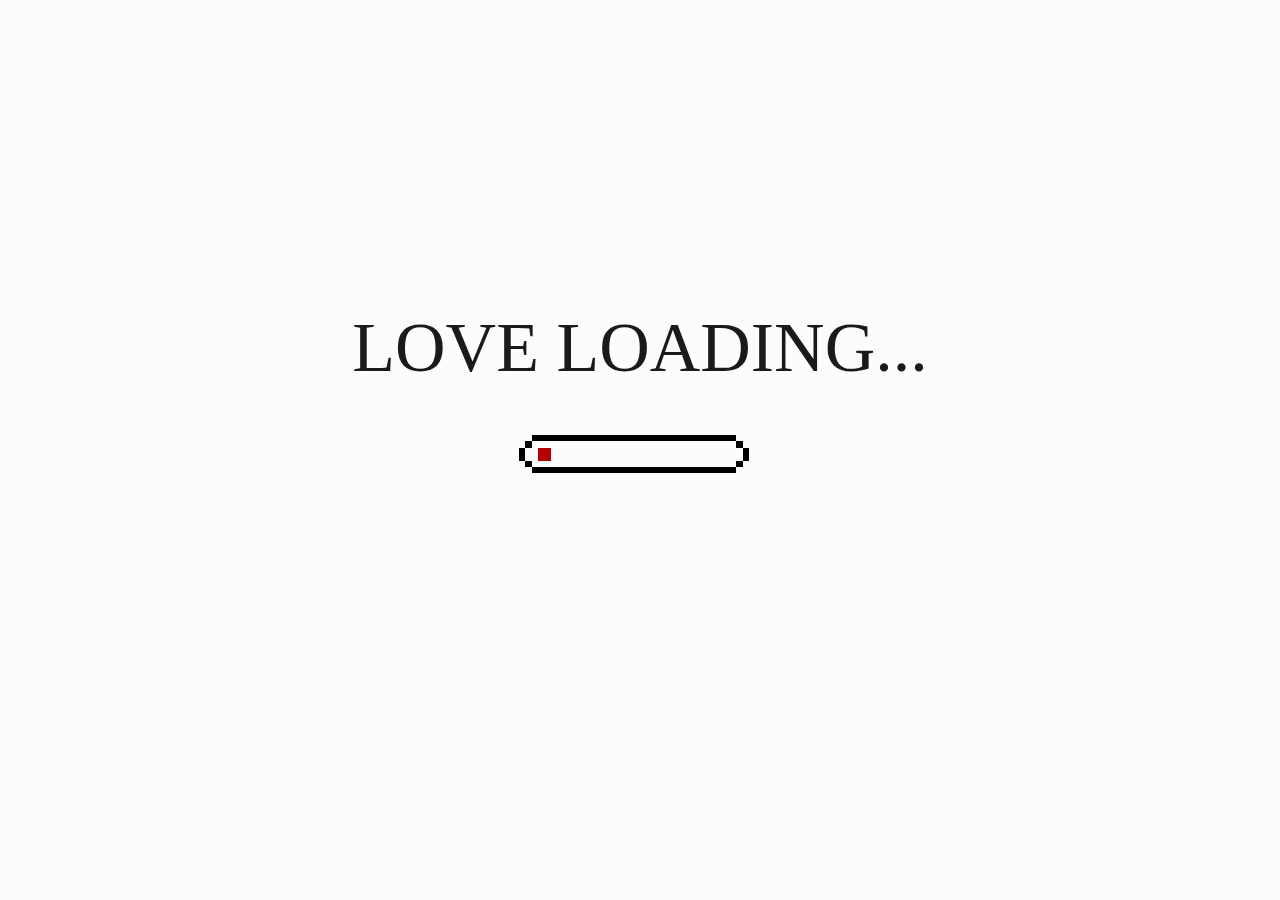
<file: index.html>
<!DOCTYPE html>
<html lang="en">
<head>
    <meta charset="UTF-8">
    <meta name="viewport" content="width=device-width, initial-scale=1.0">
    <title>hi fillip</title>
    <link rel="icon" href="https://img.itch.zone/aW1nLzE2ODQ5NTgucG5n/347x500/grp9WT.png">
    <link rel="stylesheet" href="opening-page.css">
    <link rel="preconnect" href="https://fonts.googleapis.com">
    <link rel="preconnect" href="https://fonts.gstatic.com" crossorigin>
    <link href="https://fonts.googleapis.com/css2?family=Jost:ital,wght@0,400;0,500;0,600;1,500;1,600&display=swap" rel="stylesheet">
</head>
<body>
    <div class="container">
        <a id="next-page" href="welcome-page.html">
            <h1 id="heading">LOVE LOADING...</h1>
        </a>
        <div class="loader-bar">
            <div class="block-border"></div>
            <div class="block-border"></div>
            <div class="block-border"></div>
            <div class="block-border"></div>
            <div class="block-border"></div>
            <div class="block-border"></div>
            <div class="block-border"></div>
            <div class="block-border"></div>
            <div class="block-meter"></div>
            <div class="block-meter"></div>
            <div class="block-meter"></div>
            <div class="block-meter"></div>
            <div class="block-meter"></div>
            <div class="block-meter"></div>
            <div class="block-meter"></div>
            <div class="block-meter"></div>
            <div class="block-meter"></div>
            <div class="block-meter"></div>
        </div>
    </div>
    <script>
        setTimeout(function () {
            var headingElement = document.getElementById("heading");
            heading.innerText = "GO →";
            var loaderBar = document.querySelector('.loader-bar');
            loaderBar.style.display = 'none';
        }, 10300);
    </script>
</body>
</html>
</file>
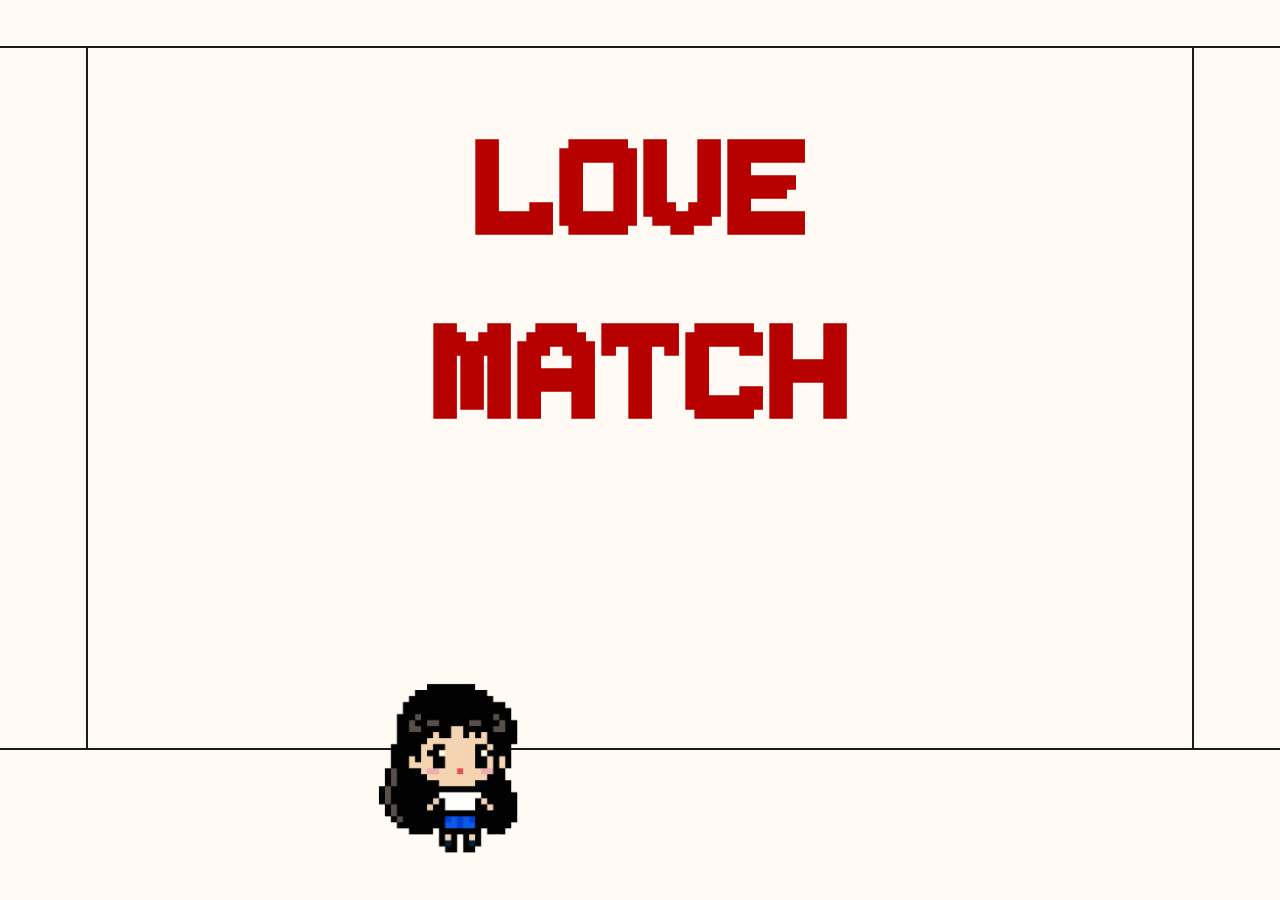
<file: game-landing.html>
<!DOCTYPE html>
<html lang="en">
<head>
    <meta charset="UTF-8">
    <meta name="viewport" content="width=device-width, initial-scale=1.0">
    <title>love match</title>
    <link rel="icon" href="https://img.itch.zone/aW1nLzE2ODQ5NTgucG5n/347x500/grp9WT.png">
    <link rel="stylesheet" href="game-landing.css">
    <link rel="preconnect" href="https://fonts.googleapis.com">
    <link rel="preconnect" href="https://fonts.gstatic.com" crossorigin>
    <link href="https://fonts.googleapis.com/css2?family=Jost:ital,wght@0,400;0,500;0,600;1,500;1,600&display=swap" rel="stylesheet">
</head>
<style>
    @font-face {
        font-family: 'Pixeboy';
        src: url('Pixeboy-z8XGD.ttf');
    }
</style>
<body>
    <div id="top-line"></div>
    <div class="main-container">
        <div id="left-line"></div>
        <div id="mid-container">
            <div class="header-container">
                <h1>love<br>match</h1>
            </div>
            <div class="start-container">
                <a id="start-link" href="game-quiz.html">
                    <h1 id="start-button" style="display: none;">GO!</h1>
                </a>
            </div>
            <div class="sprite-container">
                <img id="me" src="assets/me-icon.png">
                <img id="dialogue-box" src="assets/dialogue-box.gif" style="display: none;">
            </div>
        </div>
        <div id="right-line"></div>
    </div>
    <div id="bottom-line"></div>
</body>
<script>
    setTimeout(function () {
        var dialog = document.getElementById('dialogue-box');
        dialog.style.display = 'inline';
    }, 900);
    setTimeout(function () {
        var char = document.getElementById('me');
        var dialogue = document.getElementById('dialogue-box');
        var go = document.getElementById('start-button');
        char.style.display = 'none';
        dialogue.style.display = 'none';
        go.style.display = 'block';

    },6000);

</script>
</html>
</file>
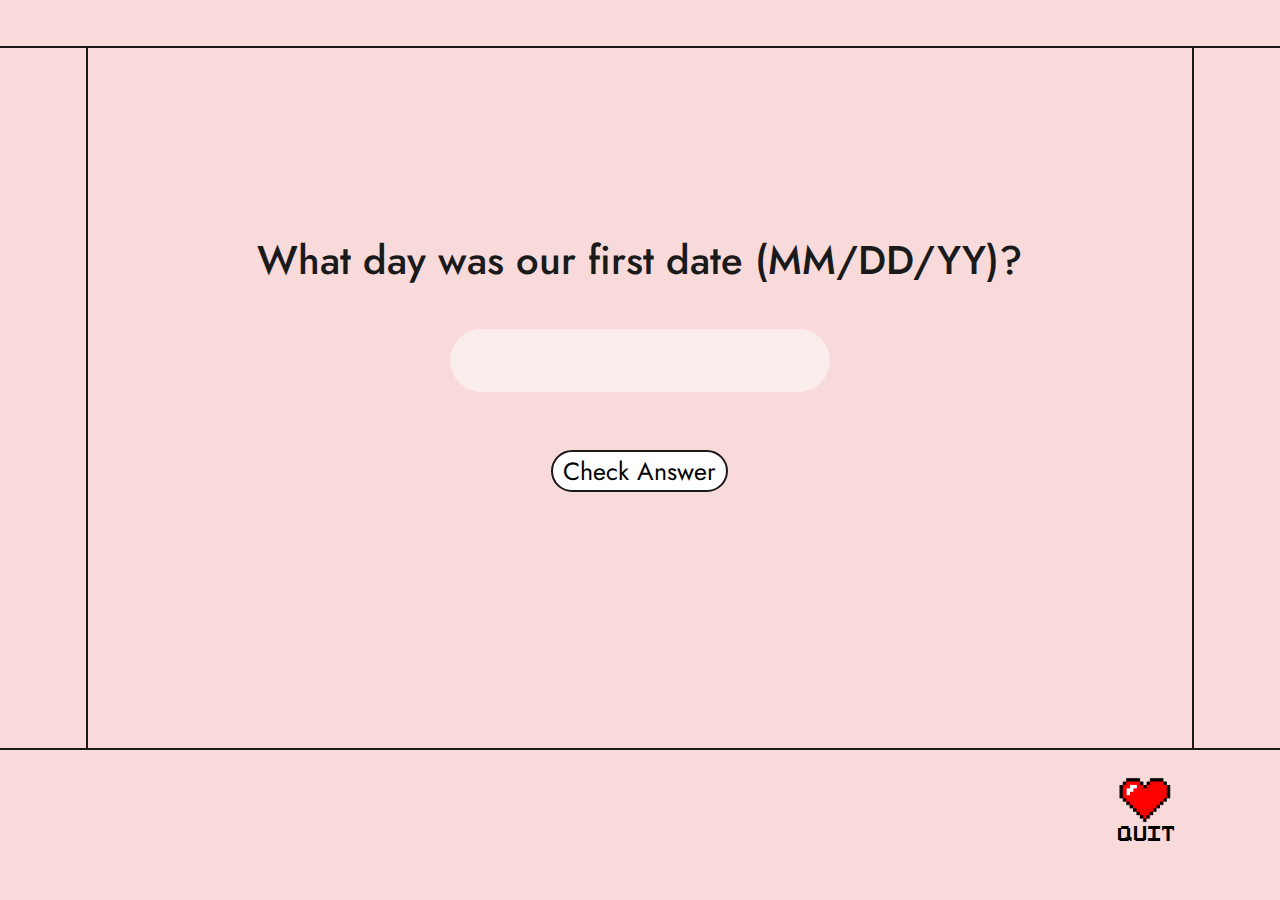
<file: game-quiz.html>
<!DOCTYPE html>
<html lang="en">
<head>
    <meta charset="UTF-8">
    <meta name="viewport" content="width=device-width, initial-scale=1.0">
    <title>love match</title>
    <link rel="icon" href="assets/pixel-heart-2779422_1280.webp">
    <link rel="stylesheet" href="game-quiz.css">
    <link rel="preconnect" href="https://fonts.googleapis.com">
    <link rel="preconnect" href="https://fonts.gstatic.com" crossorigin>
    <link href="https://fonts.googleapis.com/css2?family=Jost:ital,wght@0,400;0,500;0,600;1,500;1,600&display=swap" rel="stylesheet">
</head>
<style>
     @font-face {
        font-family: 'Pixeboy';
        src: url('Pixeboy-z8XGD.ttf');
    }
</style>
<body>
    <div id="top-line"></div>
    <div class="main-container">
        <div id="left-line"></div>
        <div id="mid-container">
            <a href="welcome-page.html">
                <img id="quit-heart" src="assets/pixel-heart-2779422_1280.webp">
            </a>
            <p id="quit-text">QUIT</p>
            <div class="app">
                <div class="quiz">
                    <div id="question-container"></div>
                    <input type="text" id="answer-input" spellcheck="false">
                    <button onclick="checkAnswer()" class="button" id="check-button">Check Answer</button>
                    <div id="feedback-container"></div>
                    <div id="quiz-failed-msg"></div>
                    <div id="failed-nav-container" style="display: none;">
                        <button onclick="tryAgain()" class="button" id="try-again-button">Try Again</button>
                        <button class="button" id="home-button"><a id="home-link" href="welcome-page.html" target="">Go Home</a></button>
                    </div>
                    <div id="quiz-done-msg"></div>
                   <div id="won-nav-container" style="display: none;">
                        <button onclick="tryAgain()" class="button" id="play-again-button">Play Again</button>
                        <button class="button" id="home-button"><a id="home-link" href="welcome-page.html">Go Home</a></button>
                    </div>
                    <img id="trophy" src="assets/trophy.png" style="display: none;">
                    <img id="me" src="assets/me-icon.png" style="display: none;">

                </div>
            </div>
        </div>
        <div id="right-line"></div>
    </div>
    <div id="bottom-line"></div>
    <script src="game-quiz.js"></script>
</body>
</html>
</file>
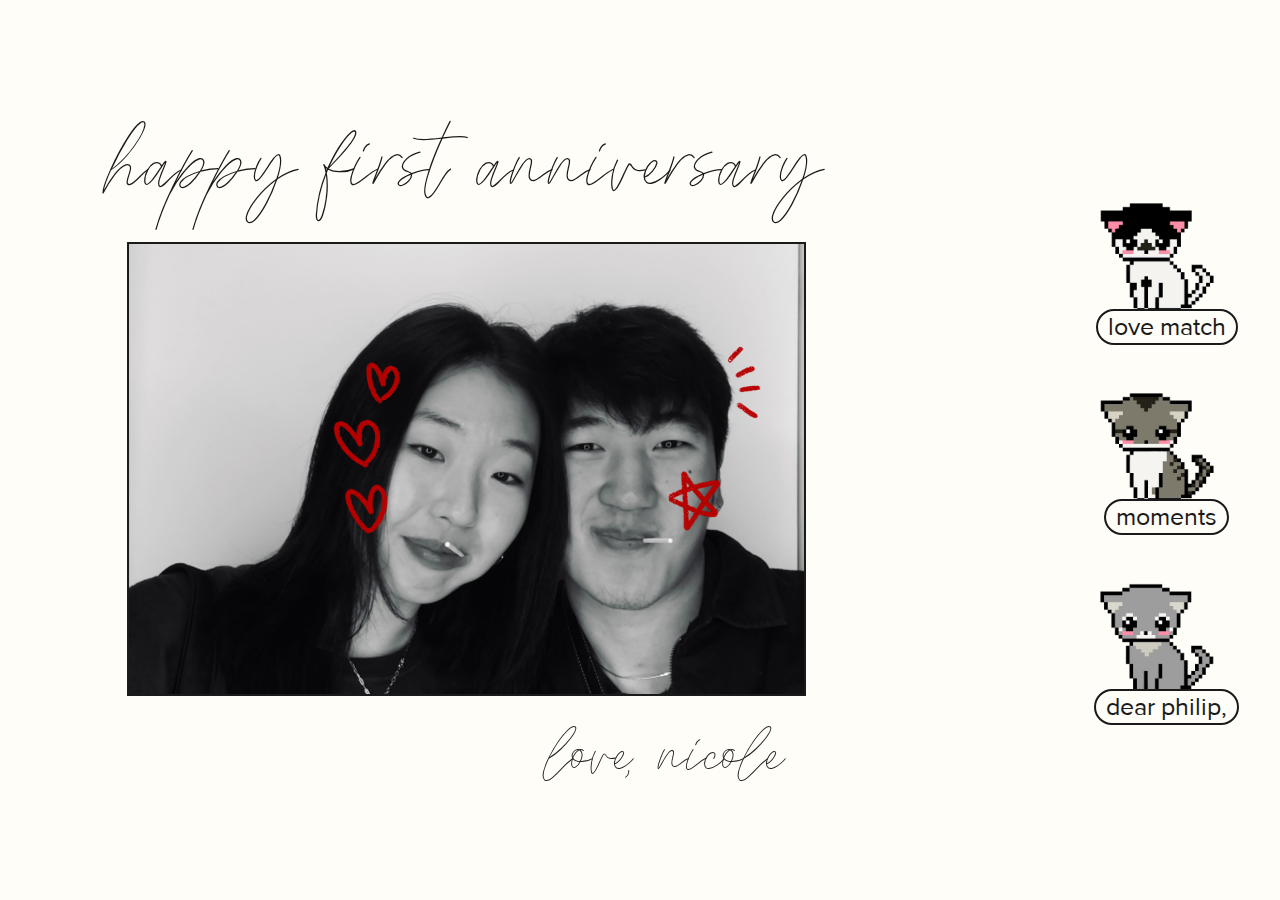
<file: welcome-page.html>
<!DOCTYPE html>
<html lang="en">
<head>
    <meta charset="UTF-8">
    <meta name="viewport" content="width=device-width, initial-scale=1.0">
    <title>365</title>
    <link rel="icon" href="assets/favicon.png">
    <link rel="stylesheet" href="welcome-page.css">
    <link rel="preconnect" href="https://fonts.googleapis.com">
    <link rel="preconnect" href="https://fonts.gstatic.com" crossorigin>
    <link href="https://fonts.googleapis.com/css2?family=Jost:ital,wght@0,400;0,500;0,600;1,500;1,600&display=swap" rel="stylesheet">
</head>
<style>
    @font-face {
        font-family: 'Signaline';
        src: url('SignalineScript-DO15d.ttf');
    }
    @font-face {
        font-family: 'Proxima';
        src: url('proximanova_regular.ttf');
    }
</style>
<body>
    <div class="main-container">
        <div class="header-container">
            <div id="h1-container">
                <h1>happy first anniversary</h1>
            </div>
            <div class="pic-container">
                <div id="main-pic">
                    <img id="photobooth" src="assets/booth.png">
                    <img id="heart1" src="assets/heart1.png">
                    <img id="heart2" src="assets/heart2.png">
                    <img id="heart3" src="assets/heart3.png">
                    <img id="star" src="assets/star.png">
                    <img id="dash" src="assets/dash.png">
                </div>
            </div>
            <div id="h2-container">
                <h2>love, nicole</h2>
            </div>
        </div>
        <div class="menu-container">
            <div class="button-container">
                <img class="cat" src="assets/sev.png">
                <a href="game.html">
                    <button class="menu-button">love match</button>
                </a>
            </div>
            <div class="button-container">
                <img class="cat" src="assets/auggie.png">
                <a href="gallery.html">
                    <button class="menu-button">moments</button>
                </a>
            </div>
            <div class="button-container">
                <img class="cat" src="assets/nala.png">
                <a href="letter.html">
                    <button class="menu-button">dear philip,</button>
                </a>
            </div>
        </div>
    </div>
</body>
</html>
</file>
<file: opening-page.css>
body {
    background-color: #fdfcfc;
}
#next-page {
    text-decoration: none;
}
h1 {
    font-family: 'Pixeboy';
    font-weight: 400;
    color: #1a1a1a;
    cursor: pointer;
    font-size: 70px;
    margin: 0;
    margin-bottom: 47px;
}
.container {
    display: flex;
    flex-direction: column;
    justify-content: center;
    align-items: center;
    padding: 300px;
}
.loader-bar {
    margin-right: 50px;
    width: 15vw;
    height: 3vw;
    display: grid;
    grid-template-columns: repeat(3,0.5vw) repeat(10, 1vw 0.5vw) repeat(3,0.5vw);
    grid-template-rows: repeat(6,0.5vw);
}
  
.block-border {
    background-color: #000000;
}

.block-meter {
    background-color: #b70000;
}

.block-border:nth-of-type(1) {
    grid-row: 1;
    grid-column: 3/-3;
}

.block-border:nth-of-type(2) {
    grid-row: -2;
    grid-column: 3/-3;
}

.block-border:nth-of-type(3) {
    grid-row: 3/5;
    grid-column: 1;
}

.block-border:nth-of-type(4) {
    grid-row: 3/5;
    grid-column: -2;
}

.block-border:nth-of-type(5) {
    grid-row: 2;
    grid-column: 2;
}

.block-border:nth-of-type(6) {
    grid-row: 2;
    grid-column: -3;
}

.block-border:nth-of-type(7) {
    grid-row: 5;
    grid-column: 2;
}

.block-border:nth-of-type(8) {
    grid-row: 5;
    grid-column: -3;
}

.block-meter:nth-of-type(9) { 
    grid-row: 3/5;
    grid-column: 4;
}

.block-meter:nth-of-type(10) {
    grid-row: 3/5;
    grid-column: 6;
    opacity: 0;
    animation: blinky1 1s linear forwards;
}

.block-meter:nth-of-type(11) {
    grid-row: 3/5;
    grid-column: 8;
    opacity: 0;
    animation: blinky1 1s 1s linear forwards;
}

.block-meter:nth-of-type(12) {
    grid-row: 3/5;
    grid-column: 10;
    opacity: 0;
    animation: blinky1 1s 2s linear forwards;
}

.block-meter:nth-of-type(13) {
    grid-row: 3/5;
    grid-column: 12;
    opacity: 0;
    animation: blinky1 1s 3s linear forwards;
}

.block-meter:nth-of-type(14) {
    grid-row: 3/5;
    grid-column: 14;
    opacity: 0;
    animation: blinky1 1s 4s linear forwards;
}

.block-meter:nth-of-type(15) {
    grid-row: 3/5;
    grid-column: 16;
    opacity: 0;
    animation: blinky1 1s 5s linear forwards;
}

.block-meter:nth-of-type(16) {
    grid-row: 3/5;
    grid-column: 18;
    opacity: 0;
    animation: blinky1 1s 6s linear forwards;
}
.block-meter:nth-of-type(17) {
    grid-row: 3/5;
    grid-column: 20;
    opacity: 0;
    animation: blinky1 1s 7s linear forwards;
}
.block-meter:nth-of-type(18) {
    grid-row: 3/5;
    grid-column: 22;
    opacity: 0;
    animation: blinky1 1s 8s linear forwards;
}
@keyframes blinky1 {
    99% {opacity: 0;}
    100% {opacity: 1;}
}

@keyframes blinky2 {
    49% {opacity: 0;}
    50% {opacity: 1;}
    90% {opacity: 1;}
}
</file>
<file: game-landing.css>
body {
    margin: 0;
    background-color: #FFFAF3;
}
#top-line {
    margin: 0;
    padding: 0;
    height: 30px;
    background-color: #FFFAF3;
    margin-bottom: 18px;
}
#bottom-line {
    margin: 0;
    padding: 0;
    height: 30px;
    background-color: #FFFAF3;
    margin-top: 18px;
}

.main-container {
    padding: 0;
    height: 700px;
    display: flex;
    flex-direction: row;
    outline: #1a1a1a solid 2px;
}
#left-line {
    background-color: transparent;
    width: 100px;
    border-right: #1a1a1a solid 2px;
}
#right-line {
    background-color: transparent;
    width: 100px;
    border-left: #1a1a1a solid 2px;
}
#mid-container {
    margin: 0;
    padding: 0;
    height: 100%;
    width: 100%;
    display: flex;
    flex-direction: column;
    justify-content: space-between;
    align-items: center;
}
.header-container {
    display: flex;
    flex-direction: column;
}
.header-container h1 {
    font-family: 'Pixeboy';
    font-size: 180px;
    color: #b70000;
    z-index: 2;
    margin: 20px;
    margin-top: 50px;
    text-align: center;
    animation: blinker 2s infinite;
}
@keyframes blinker {
    0%,25%,50.1%,75% {
		color: #b70000;
		text-shadow: none;
	}
	25.1%,50%,75.1%,100% {
		color: #fff;
    } 
}   
.start-container {
    width: 600px;
    justify-content: center;
    align-items: center;
}
#start-button {
    font-family: 'Pixeboy';
    font-size: 100px;
    color: #1a1a1a;
    cursor: pointer;
    margin: 0;
    position: absolute;
    bottom: 200px;
    left: 669px;
}
#start-link {
    text-decoration: none;
}
.sprite-container {
    height: auto;
}
#me {
    height: 210px;
    z-index: 3;
    position: absolute;
    left: 350px;
    bottom: 28px;
}
#dialogue-box {
    height: 150px;
    z-index: 5;
    position: absolute;
    left: 550px;
    bottom: 60px;

}
</file>
<file: game-quiz.css>
body {
    margin: 0;
    background-color: #f8dada;
}
#top-line {
    margin: 0;
    padding: 0;
    height: 30px;
    background-color: #f8dada;
    margin-bottom: 18px;
}
#bottom-line {
    margin: 0;
    padding: 0;
    height: 30px;
    background-color: #f8dada;
    margin-top: 18px;
}

.main-container {
    padding: 0;
    height: 700px;
    display: flex;
    flex-direction: row;
    outline: #1a1a1a solid 2px;
}
#left-line {
    background-color: transparent;
    width: 100px;
    border-right: #1a1a1a solid 2px;
}
#right-line {
    background-color: transparent;
    width: 100px;
    border-left: #1a1a1a solid 2px;
}
#mid-container {
    margin: 0;
    padding: 0;
    height: 100%;
    width: 100%;
    display: flex;
    flex-direction: column;
    justify-content: center;
    align-items: center;
}
#quit-heart {
    position: absolute;
    bottom: 70px;
    height: 60px;
    right: 105px;
    z-index: 7;
}
#quit-text {
    font-family: 'Pixeboy';
    font-size: 30px;
    position: absolute;
    right: 105px;
    bottom: 20px;
}
.app {
    width: 90%;
    max-width: 1000px;
    padding: 30px;
}
.quiz {
    display: flex;
    flex-direction: column;
    padding: 20px 0;
    justify-content: center;
    align-items: center;
}
#question-container {
    font-family: 'Jost', sans-serif;
    font-weight: 500;
    font-size: 40px;
    color: #1a1a1a;
    text-align: center;
    margin-bottom: 40px;
}
#answer-input {
    background-color: rgba(255, 255, 255, 0.5);
    border: none;
    font-family: 'Jost', sans-serif;
    font-size: 30px;
    margin-bottom: 60px;
    border-radius: 35px;
    padding: 10px;
    text-decoration: none;
}
#feedback-container {
    height: 50px;
    width: 100%;
    font-family: 'Jost', sans-serif;
    font-weight: 500;
    font-size: 25px;
    justify-content: center;
    align-items: center;
    text-align: center;
}
#quiz-failed-msg {
    text-align: center;
}
#quiz-done-msg {
    text-align: center;
}
.done-feedback {
    font-family: 'Pixeboy';
    font-size: 120px;
    margin: 0;
    color: #c90f0f;
    margin-bottom: 70px;
}
.failed-feedback {
    font-family: 'Pixeboy';
    font-size: 120px;
    margin: 0;
    color: #c90f0f;
    margin-bottom: 70px;
}
.button {
    font-family: 'Jost', sans-serif;
    font-size: 25px;
    background-color: #fff;
    outline: #1a1a1a solid 2px;
    border-radius: 35px;
    padding-left: 10px;
    padding-right: 10px;
    margin-bottom: 25px;
    border: none;
}
.button:hover {
    color: #fff;
    background-color: #c90f0f;
    outline: #1a1a1a solid 2px;
    border: none;
}
#home-button, #play-again-button, #try-again-button {
    font-size: 35px;
    margin-left: 20px;
    margin-right: 20px;
    outline: #1a1a1a solid 2px;
}
#home-link
#nav-container {
    position: relative;
    top: 150px;
}
#trophy {
    position: absolute;
    z-index: 5;
    height: 210px;
    bottom: 8px;
    left: 260px
}
#me {
    height: 210px;
    z-index: 3;
    position: absolute;
    left: 100px;
    bottom: 28px;
    animation: jump 1s infinite;
}
@keyframes jump {
    25% {
        bottom: 35px;
    }
    75% {
        bottom: 28px;
    }
  }
</file>
<file: welcome-page.css>
body {
    margin: 0;
    background-color: #fffdf7;
}
.main-container {
    padding: 0;
    display: flex;
    flex-direction: row;
    width: 1400px;
    height: 100vh;
    margin: 0 auto;
}

.header-container {
    display: flex;
    flex: 4;
    flex-direction: column;
    justify-content: center;
}
#h1-container {
    display: flex;
    justify-content: center;
    align-items: center;
}
#h2-container {
    display: flex;
    justify-content: center;
    align-items: center;
}
.header-container h1 {
    font-family: 'Signaline';
    font-size: 75px;
    color: #1a1a1a;
    font-weight: 500;
    margin: 0;
    width: fit-content;
}
.header-container h2 {
    font-family: 'Signaline';
    font-size: 55px;
    font-weight: 500;
    color: #262626;
    margin: 0;
    margin-left: 400px;
    padding: 0;
}
.pic-container {
    display: flex;
    justify-content: center;
    align-items: center;
}
#main-pic {
    width: auto;
    position: relative;
}
#heart1 {
    z-index: 3;
    position: absolute;
    bottom: 270px;
    right: 380px;
    height: 90px;
}
#heart2 {
    z-index: 3;
    position: absolute;
    height: 90px;
    left: 190px;
    bottom: 150px;
}
#heart3 {
    z-index: 3;
    position: absolute;
    height: 90px;
    left: 180px;
    bottom: 215px;
}
#star {
    z-index: 3;
    position: absolute;
    height: 90px;
    right: 65px;
    bottom: 155px;
}
#dash {
    z-index: 3;
    position: absolute;
    height: 90px;
    right: 5px;
    bottom: 270px;
}
#photobooth {
    z-index: 1;
    object-fit: cover;
    outline: #1a1a1a solid 2px;
    height: 450px;
}
.menu-container {
    display: flex;
    flex: 2;
    flex-direction: column;
    justify-content: center;
    align-items: center;
    margin-bottom: 25px;
}
.button-container {
    display: flex;
    flex-direction: column;
    justify-content: flex-end;
    align-items: center;
    position: relative;
    width: 200px;
    height: 190px; 
}
.cat {
    width: auto;
    height: 200px;
    position: absolute;
    top: 10px;
    right: 20px;
    z-index: -5;
}
.menu-button {
    background-color: #fffdf7;
    color: #1a1a1a;
    border: none;
    border-radius: 35px;
    outline: #1a1a1a solid 2px;
    font-family: 'Proxima';
    font-weight: 400;
    font-size: 25px;
    padding-left: 10px;
    padding-right: 10px;
    z-index: 30;
}
.menu-button:hover{
    color: #fff;
    background-color: #c81515;
    outline: #1a1a1a solid 2px;
}
</file>
